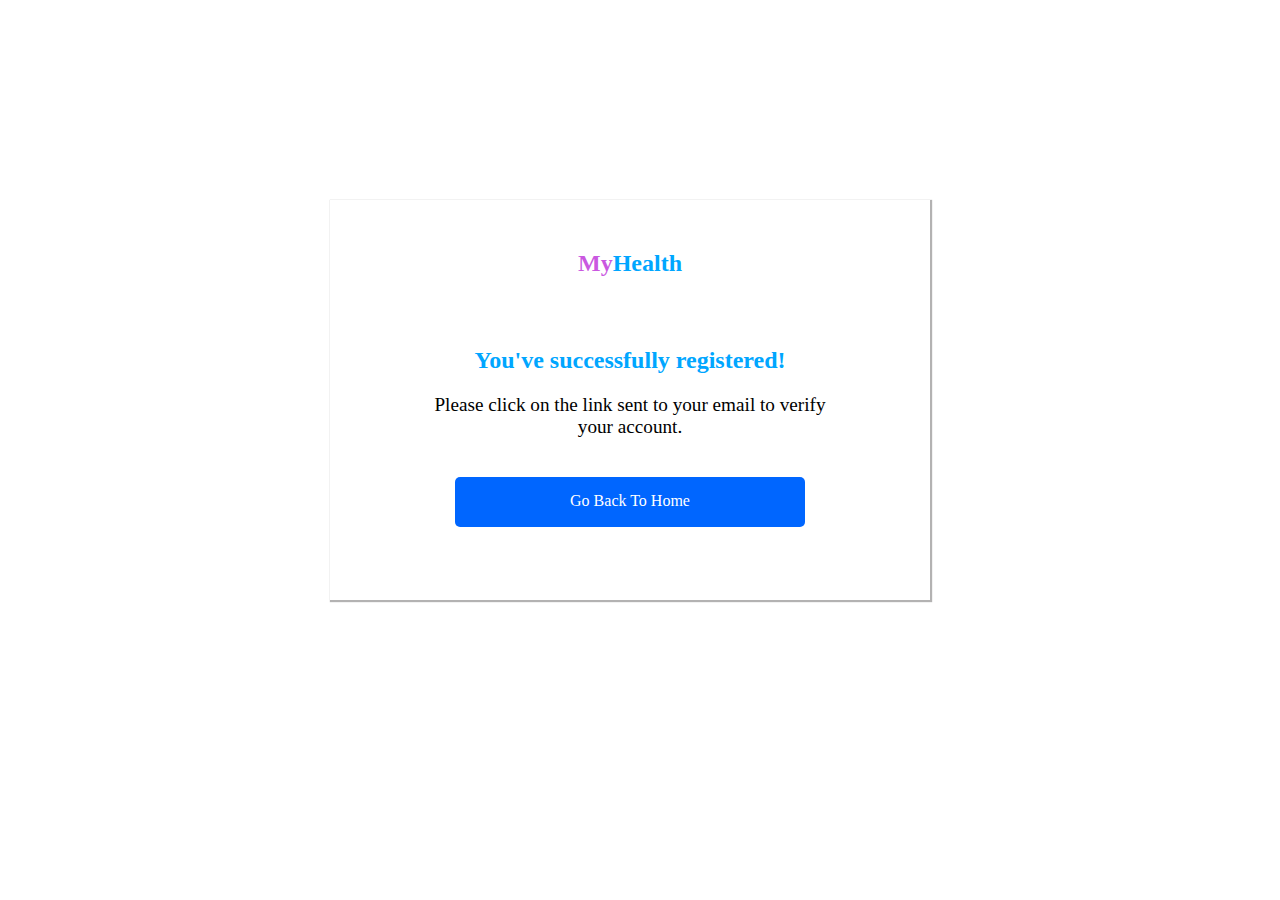
<file: My health 1/index.html>
<!DOCTYPE html>
<html lang="en">
<head>
    <meta charset="UTF-8">
    <meta http-equiv="X-UA-Compatible" content="IE=edge">
    <meta name="viewport" content="width=, initial-scale=1.0">
    <title>Document</title>
    <link rel="stylesheet" href="./style.css">
</head>
<body>
    <div class="container">
    <h1><span>My</span>Health</h1>
    <div class="hero">
        <h2>You've successfully registered!</h2>
        <p>Please click on the link sent to your email to verify your account.  </p>
    </div>

    <div id="btn">
    <p>Go Back To Home </p>
    </div>
   </div>
</body>
</html>
</file>
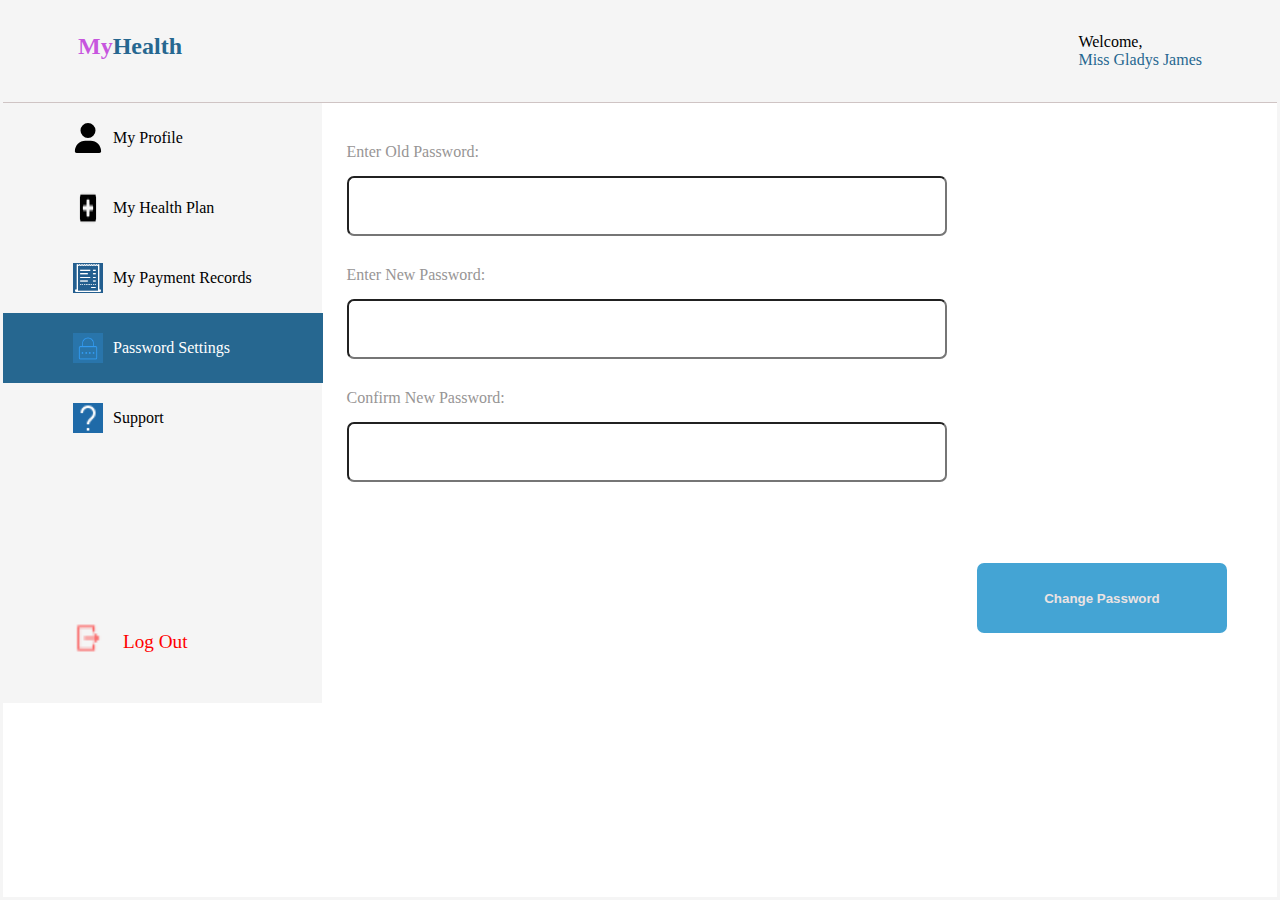
<file: My health 10/index.html>
<!DOCTYPE html>
<html lang="en">
<head>
    <meta charset="UTF-8">
    <meta http-equiv="X-UA-Compatible" content="IE=edge">
    <meta name="viewport" content="width=device-width, initial-scale=1.0">
    <title>Document</title>
    <link rel="stylesheet" href="./style.css">
</head>
<body>
    <div container>
        <header>
            <h1>My<span>Health</span></h1>
            <p>Welcome,<br>
               <span class="id"> Miss Gladys James</span>
            </p>
        </header>

        <div class="nav">
            <div class="ig">

            <div class="sdq">
                <img src="./img/img(1).svg" width="30px" height="30px">
                <p>My Profile</p>
            </div>
            <div class="sdq">
                <img src="./img/icons8-medical-30.png" alt="" width="30px" height="50px">
                <p>My Health Plan</p>
            </div>
            <div class="sdq">
                <img src="./img/icons8-receipt-50.png" alt="" width="30px" height="30px">
                <p>My Payment Records</p>
            </div>
            <div class="sdq_1">
                <img src="./img/icons8-password-50.png" alt="" width="30px" height="30px">
                <p>Password Settings</p>
            </div>
            <div class="sdq">
                <img src="./img/icons8-question-mark-24.png" alt="" width="30px" height="30px">
                <p>Support</p>
            </div>
            </div>
                <div class="hero">
                   <form action="">
                    <label for="">Enter Old Password:</label> <br>
                    <input type="text">
                    <label for="">Enter New Password:</label> <br>
                    <input type="text">
                    <label for="">Confirm New Password:</label> <br>
                    <input type="text">
                   </form>
                    <div>
                    <button>Change Password</button>
                </div>
                </div>
        </div>
        <div class="ft"> 
        <img src="./img/icons8-logout-32.png" alt="" width="70px" height="70px">
        <p class="os">Log Out</p>
    </div>
    </div>
</body>
</html>
</file>
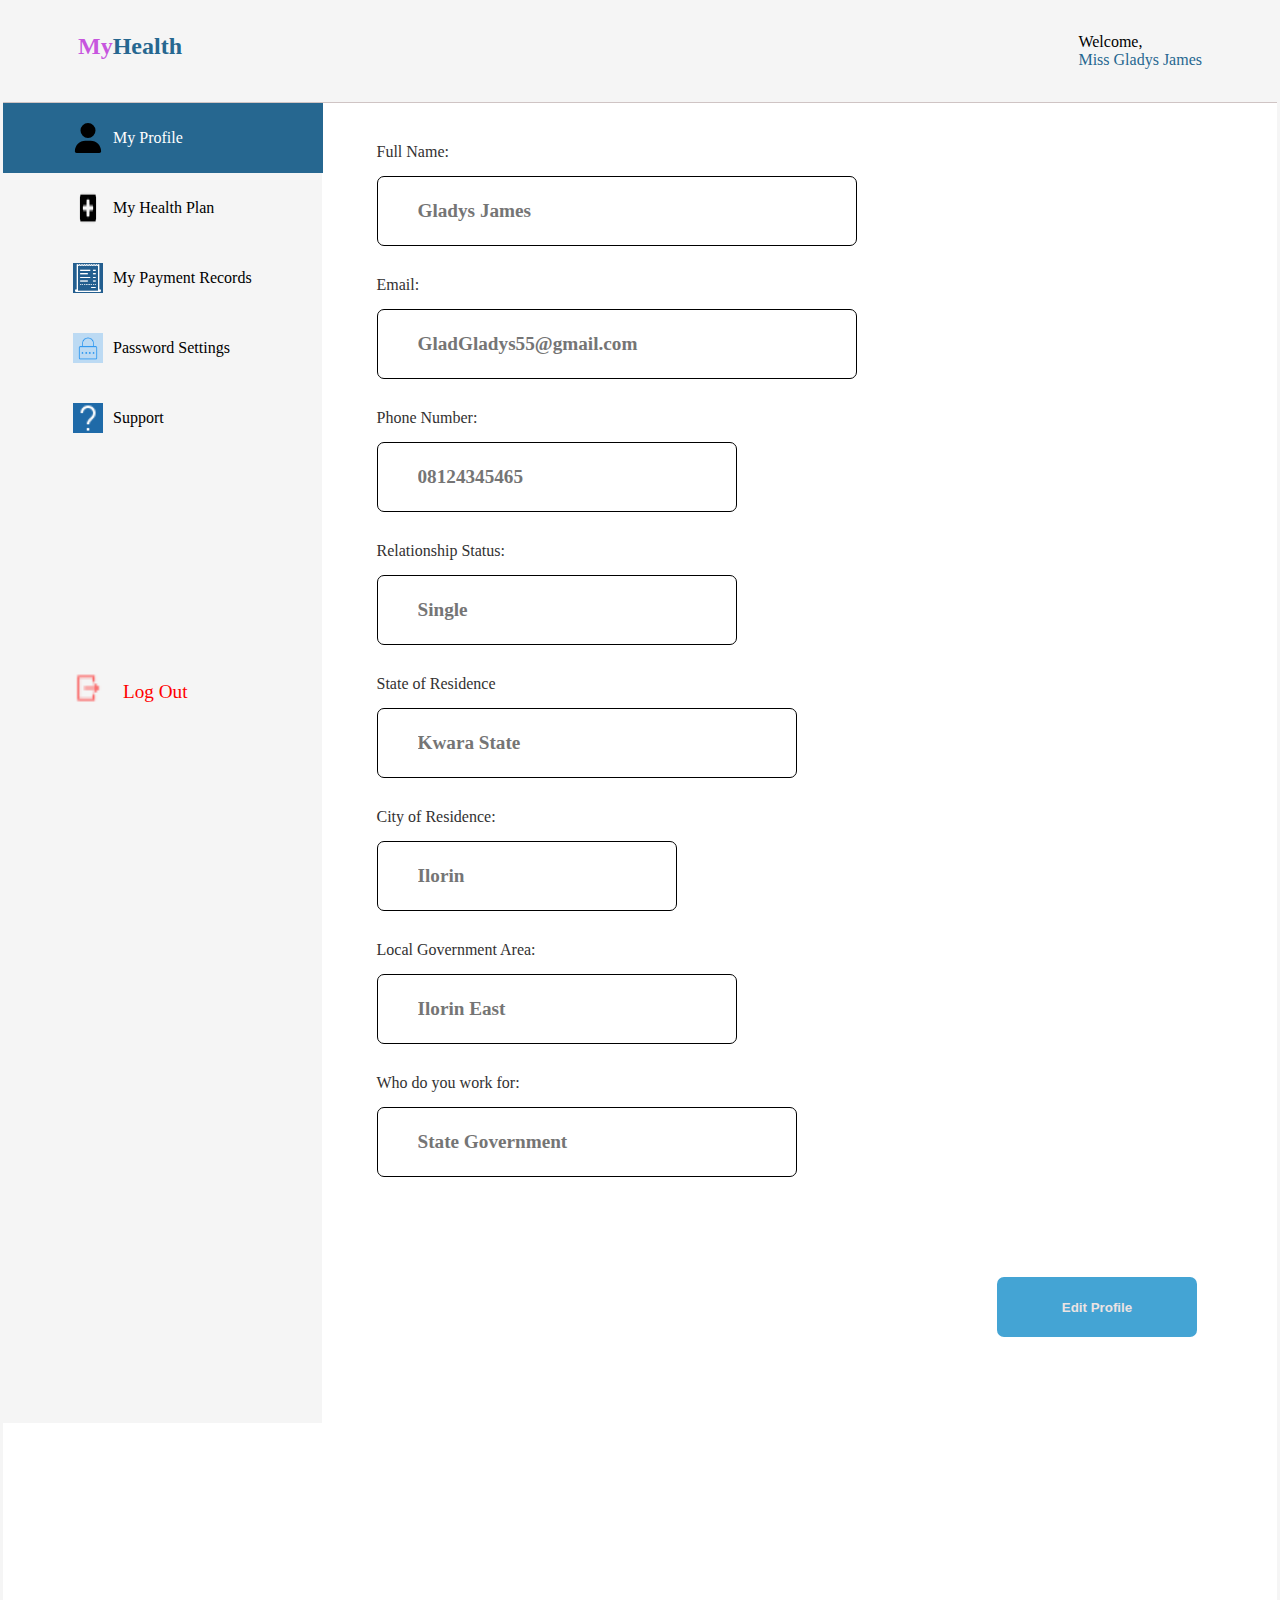
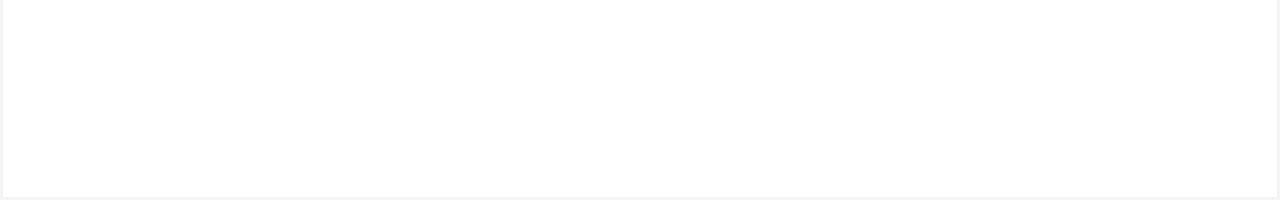
<file: My health 11/index.html>
<!DOCTYPE html>
<html lang="en">
<head>
    <meta charset="UTF-8">
    <meta http-equiv="X-UA-Compatible" content="IE=edge">
    <meta name="viewport" content="width=device-width, initial-scale=1.0">
    <title>Document</title>
    <link rel="stylesheet" href="./style.css">
</head>
<body>
    <div container>
        <header>
            <h1>My<span>Health</span></h1>
            <p>Welcome,<br>
               <span class="id"> Miss Gladys James</span>
            </p>
        </header>

        <div class="nav">
            <div class="ig">

            <div class="sdq_1">
                <img src="./img/img(1).svg" width="30px" height="30px">
                <p>My Profile</p>
            </div>
            <div class="sdq">
                <img src="./img/icons8-medical-30.png" alt="" width="30px" height="50px">
                <p>My Health Plan</p>
            </div>
            <div class="sdq">
                <img src="./img/icons8-receipt-50.png" alt="" width="30px" height="30px">
                <p>My Payment Records</p>
            </div>
            <div class="sdq">
                <img src="./img/icons8-password-50.png" alt="" width="30px" height="30px">
                <p>Password Settings</p>
            </div>
            <div class="sdq">
                <img src="./img/icons8-question-mark-24.png" alt="" width="30px" height="30px">
                <p>Support</p>
            </div>
            </div>
                <div class="hero">
                   <form action="">
                    <label for="">Full Name:</label> <br>
                    <input type="text" placeholder="Gladys James">
                    <label for="">Email:</label> <br>
                    <input type="text" placeholder="GladGladys55@gmail.com">
                    <label for="">Phone Number:</label> <br>
                    <input class="f2" type="text" placeholder="08124345465">
                    <label for="">Relationship Status:</label> <br>
                    <input class="f3" type="text" placeholder="Single">
                    <label for="">State of Residence</label> <br>
                    <input class="f4" type="text" placeholder="Kwara State">
                    <label for="">City of Residence:</label> <br>
                    <input class="f1" type="text" placeholder="Ilorin" >
                    <label for="">Local Government Area:</label> <br>
                    <input class="f5" type="text" placeholder="Ilorin East">
                    <label for="">Who do you work for:</label> <br>
                    <input class="f6" type="text" placeholder="State Government">
                   </form>
                    <div>
                    <button>Edit Profile</button>
                </div>
                </div>
        </div>
        <div class="ft"> 
        <img src="./img/icons8-logout-32.png" alt="" width="70px" height="70px">
        <p class="os">Log Out</p>
    </div>
    </div>
</body>
</html>
</file>
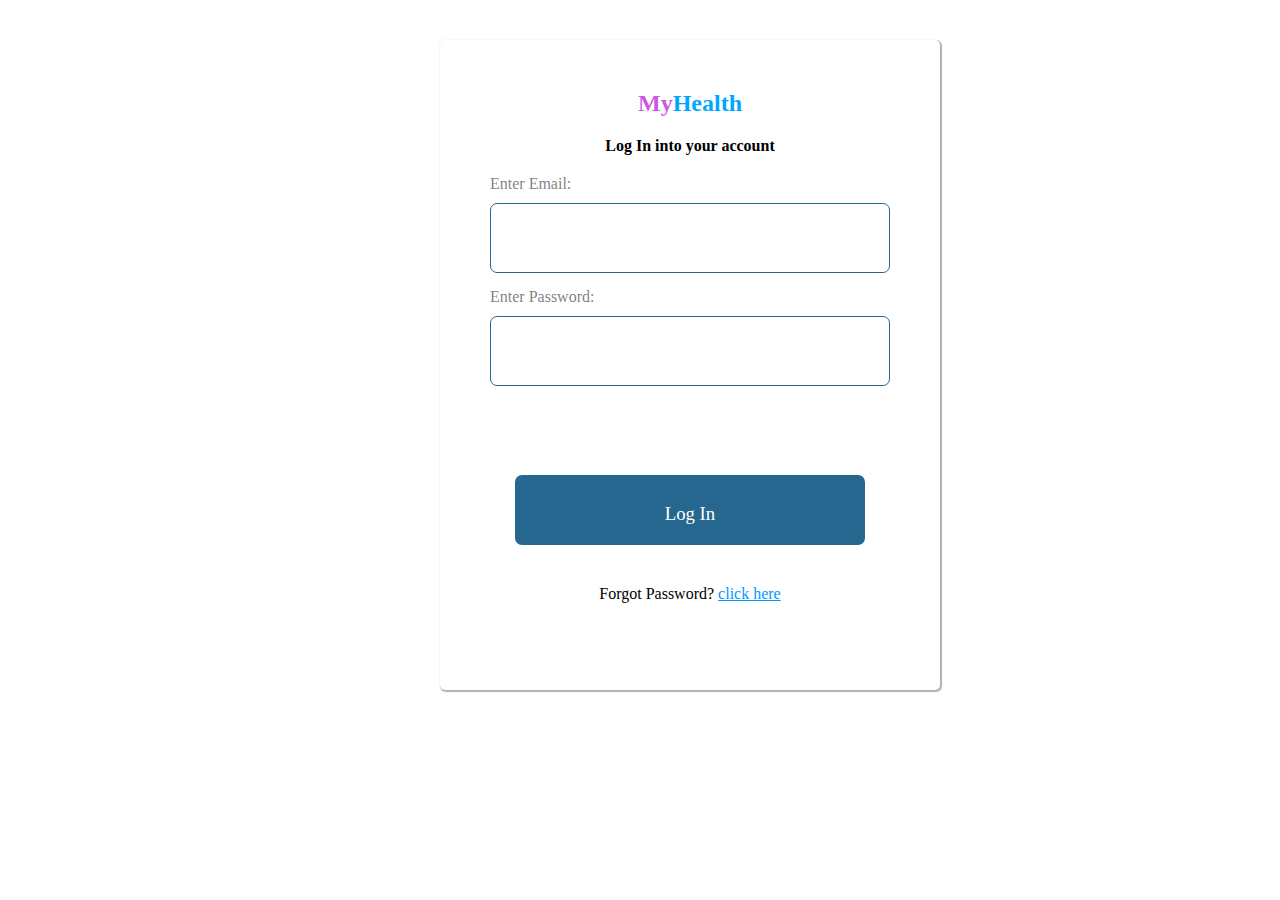
<file: My health 2/index.html>
<!DOCTYPE html>
<html lang="en">
<head>
    <meta charset="UTF-8">
    <meta http-equiv="X-UA-Compatible" content="IE=edge">
    <meta name="viewport" content="width=device-width, initial-scale=1.0">
    <title>Document</title>
    <link rel="stylesheet" href="./style.css">
</head>
<body>
    <div class="container">
        <h1><span>My</span>Health</h1>
        <h4>Log In into your account</h4>
        <div class="input">
            <form>
                <label for="Enter Email:"> Enter Email:
                </label>
                <input type="text" required>
                  <label for="">Enter Password:
                  </label>
                <input type="password" required>
            </form>
        </div>
        
        <div class="hero">
            <h3>Log In</h3>
            <p>Forgot Password? <span class="clk">click here</span></p>
        </div>
    </div>
</body>
</html>
</file>
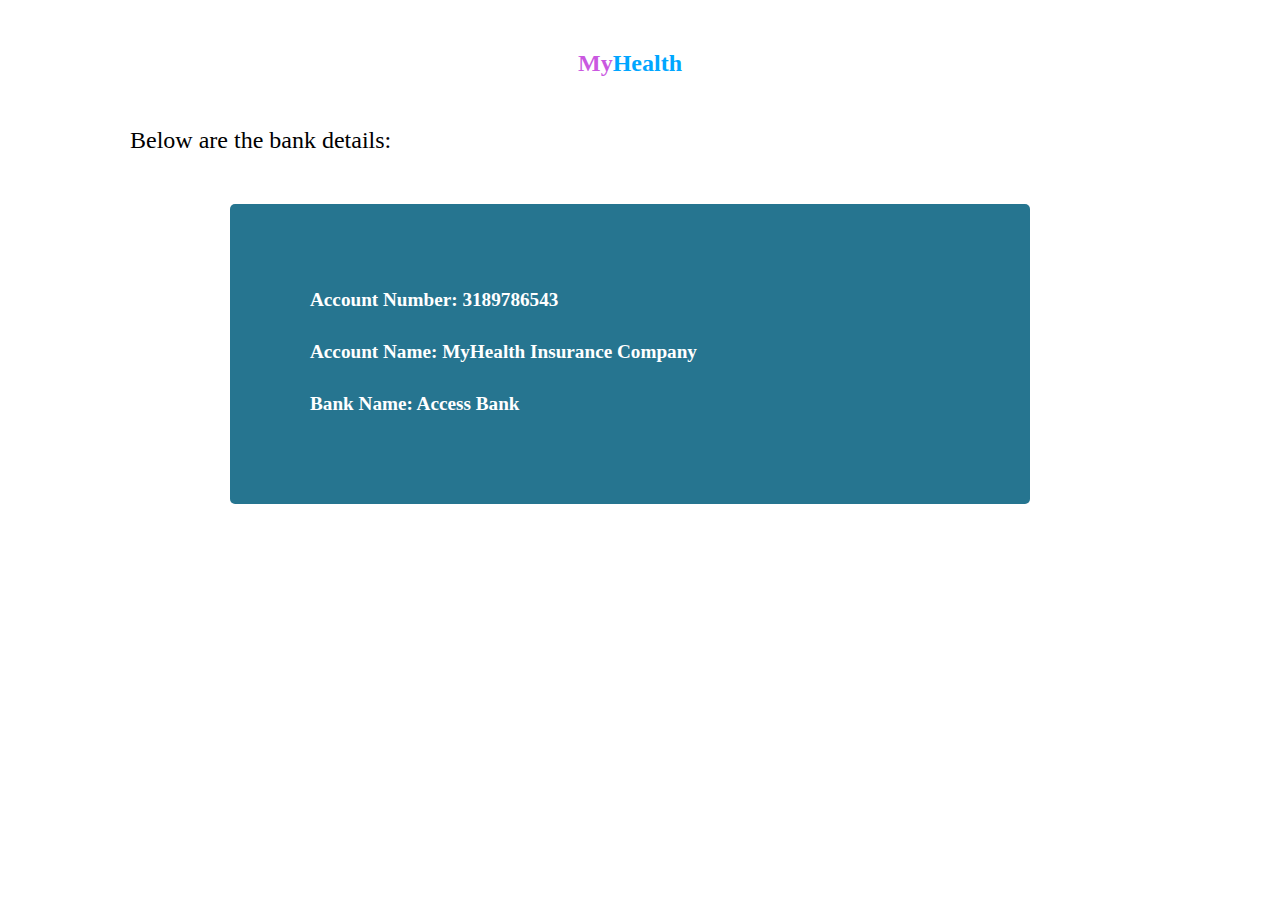
<file: My health 3/index.html>
<!DOCTYPE html>
<html lang="en">
<head>
    <meta charset="UTF-8">
    <meta http-equiv="X-UA-Compatible" content="IE=edge">
    <meta name="viewport" content="width=device-width, initial-scale=1.0">
    <title>Document</title>
    <link rel="stylesheet" href="./style.css">
</head>
<body>
    <div class="container"> 
        <h1><span>My</span>Health</h1>
        <div class="hit">
        <h2>Below are the bank details:</h2>
    </div>
        <div class="main">
            <p>Account Number: 3189786543</p>
            <p>Account Name: MyHealth Insurance Company</p>
            <p>Bank Name: Access Bank</p>
        </div>
    </div>
    
</body>
</html>
</file>
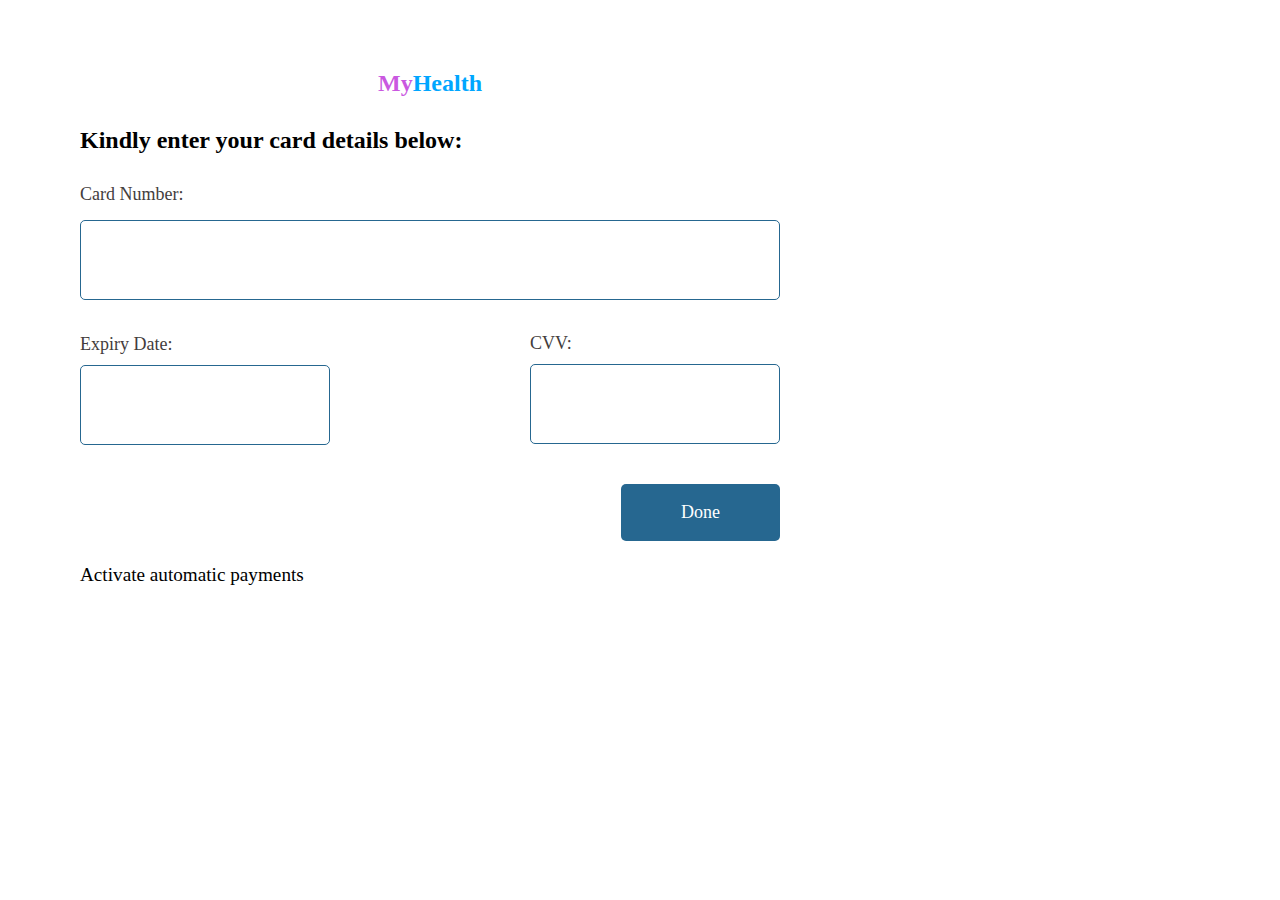
<file: My health 4/index.html>
<!DOCTYPE html>
<html lang="en">
<head>
    <meta charset="UTF-8">
    <meta http-equiv="X-UA-Compatible" content="IE=edge">
    <meta name="viewport" content="width=device-width, initial-scale=1.0">
    <title>Document</title>
    <link rel="stylesheet" href="./style.css">
</head>
<body>
    <div class="container">
        <h1><span>My</span>Health</h1>
        <p>Kindly enter your card details below:</p> 
        <form  action="">
            <div class="Cd">
            <label>Card Number:</label>
            <br>
            <input type="text">
            </div>
            <div class="It">
            <label >Expiry Date:</label> 
            <br> 
            <input type="text">
            <br>
            <div id="Og">
            <label >CVV:</label>
            <br>
            <input   type="text">
        </div>
        </div>
        </form>
        <p class="D">Done</p>
        <p class="po">Activate automatic payments</p>
    </div>
</body>
</html>
</file>
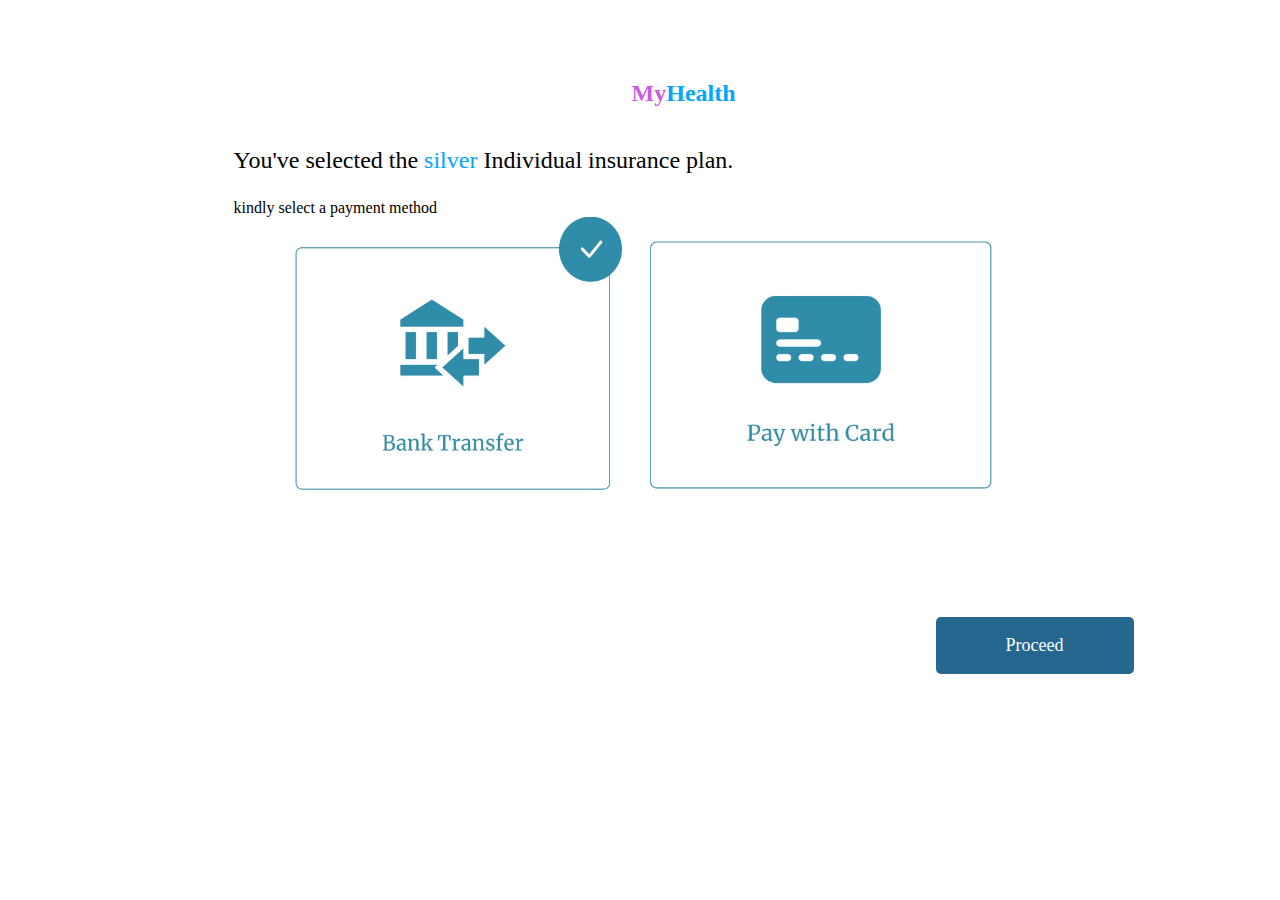
<file: My health 5/index.html>
<!DOCTYPE html>
<html lang="en">
<head>
    <meta charset="UTF-8">
    <meta http-equiv="X-UA-Compatible" content="IE=edge">
    <meta name="viewport" content="width=device-width, initial-scale=1.0">
    <title>Document</title>
    <link rel="stylesheet" href="./style.css">
</head>
<body>
    <div class="container">
         <h1>My<span>Health</span></h1>
         <h2>You've selected the <span>silver</span> Individual insurance plan.</h2>
        <p>kindly select a payment method</p> 
     <div class="img">
        <div class="hero">
        <img src="./IMG_2090.jpg" alt="" width="350px" height="300px">
        <img src="./IMG_2091 3.jpg" alt="" width="350px" height="300px">
    </div>
     </div>
     <p class="D">Proceed</p>
    </div>
</body>
</html>
</file>
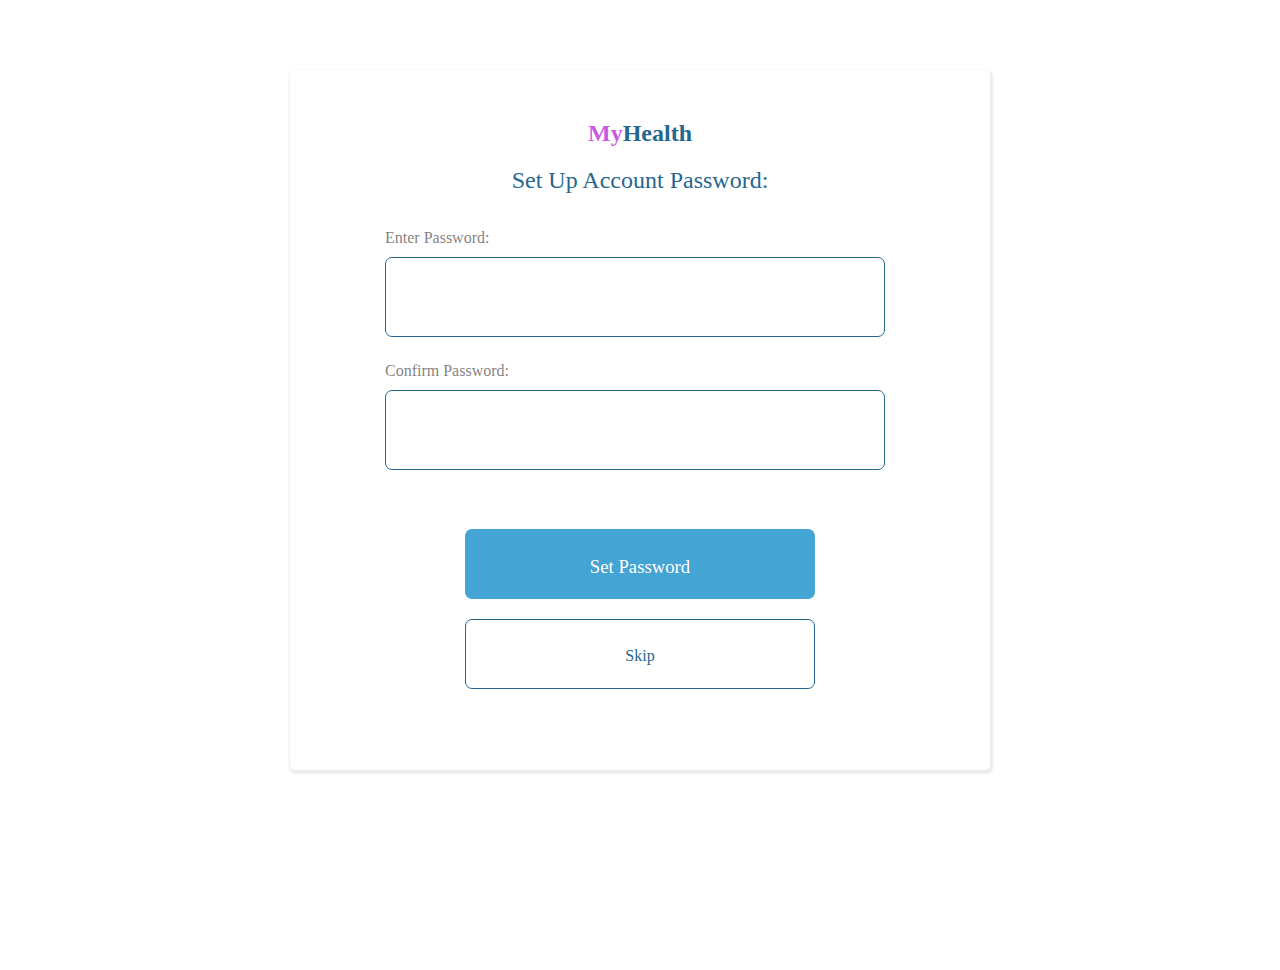
<file: My health 6/index.html>
<!DOCTYPE html>
<html lang="en">
<head>
    <meta charset="UTF-8">
    <meta http-equiv="X-UA-Compatible" content="IE=edge">
    <meta name="viewport" content="width=device-width, initial-scale=1.0">
    <title>Document</title>
    <link rel="stylesheet" href="./style.css">
</head>
<body>
    <div class="container">
        <h1>My<span>Health</span></h1>
        <h2><span>Set Up Account Password:</span></h2>
        <div class="input">
            <form>
                <label for="Enter Email:"> Enter Password:
                </label>
                <input type="text" required>
                  <label for="">Confirm Password:
                  </label>
                <input type="password" required>
            </form>
        </div>
        
        <div class="hero">
            <h3>Set Password</h3>
            <p>Skip</p>
        </div>
    </div>
</body>
</html>
</file>
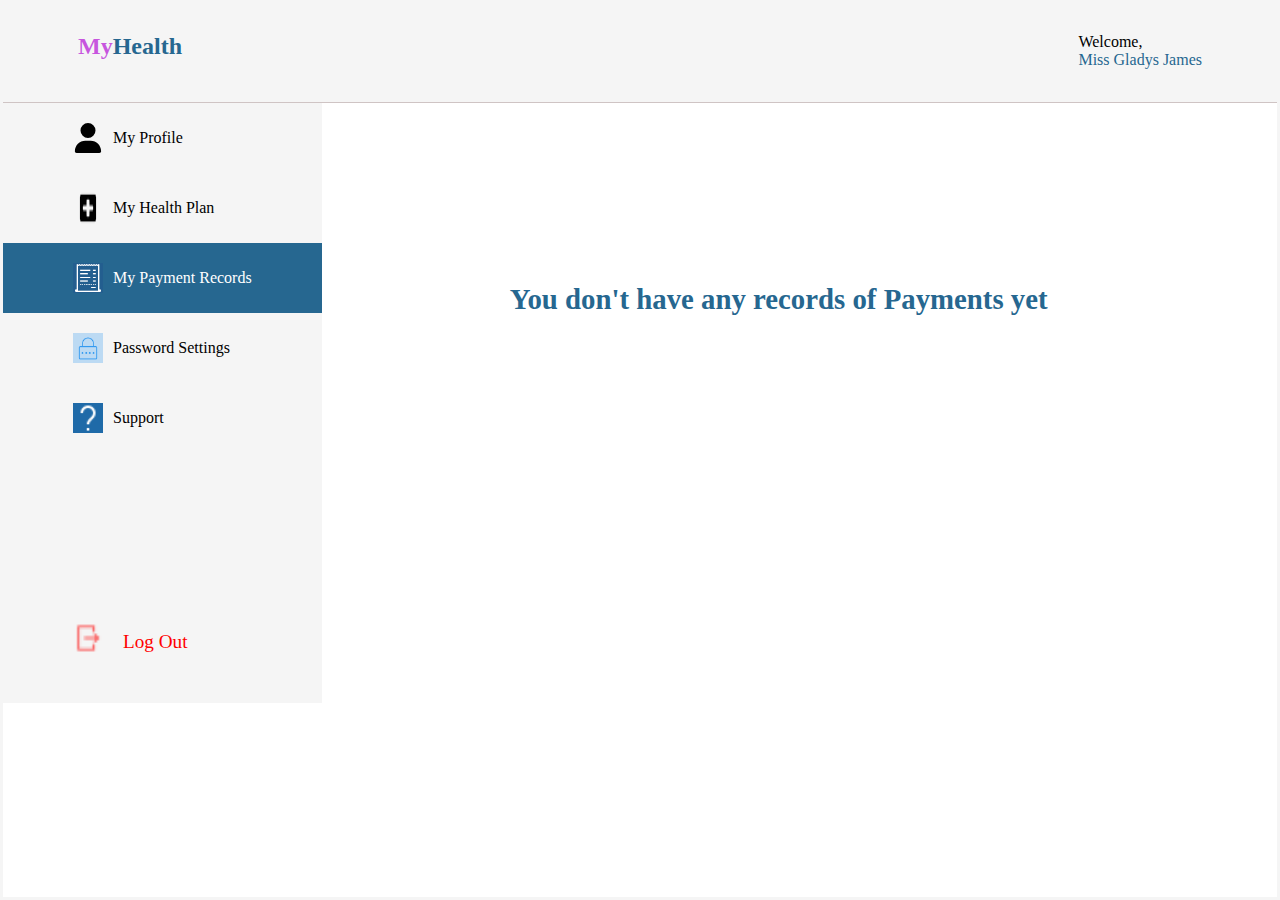
<file: My health 8/index.html>
<!DOCTYPE html>
<html lang="en">
<head>
    <meta charset="UTF-8">
    <meta http-equiv="X-UA-Compatible" content="IE=edge">
    <meta name="viewport" content="width=device-width, initial-scale=1.0">
    <title>Document</title>
    <link rel="stylesheet" href="./style.css">
</head>
<body>
    <div container>
        <header>
            <h1>My<span>Health</span></h1>
            <p>Welcome,<br>
               <span class="id"> Miss Gladys James</span>
            </p>
        </header>

        <div class="nav">
            <div class="ig">

            <div class="sdq">
                <img src="./img/img(1).svg" width="30px" height="30px">
                <p>My Profile</p>
            </div>
            <div class="sdq">
                <img src="./img/icons8-medical-30.png" alt="" width="30px" height="50px">
                <p>My Health Plan</p>
            </div>
            <div class="sdq_1">
                <img src="./img/icons8-receipt-50.png" alt="" width="30px" height="30px">
                <p>My Payment Records</p>
            </div>
            <div class="sdq">
                <img src="./img/icons8-password-50.png" alt="" width="30px" height="30px">
                <p>Password Settings</p>
            </div>
            <div class="sdq">
                <img src="./img/icons8-question-mark-24.png" alt="" width="30px" height="30px">
                <p>Support</p>
            </div>
            </div>
                <div class="hero">
                    <h2>You don't have any records of Payments yet </h2>
                </div>
        </div>
        <div class="ft"> 
        <img src="./img/icons8-logout-32.png" alt="" width="70px" height="70px">
        <p class="os">Log Out</p>
    </div>
    </div>
</body>
</html>
</file>
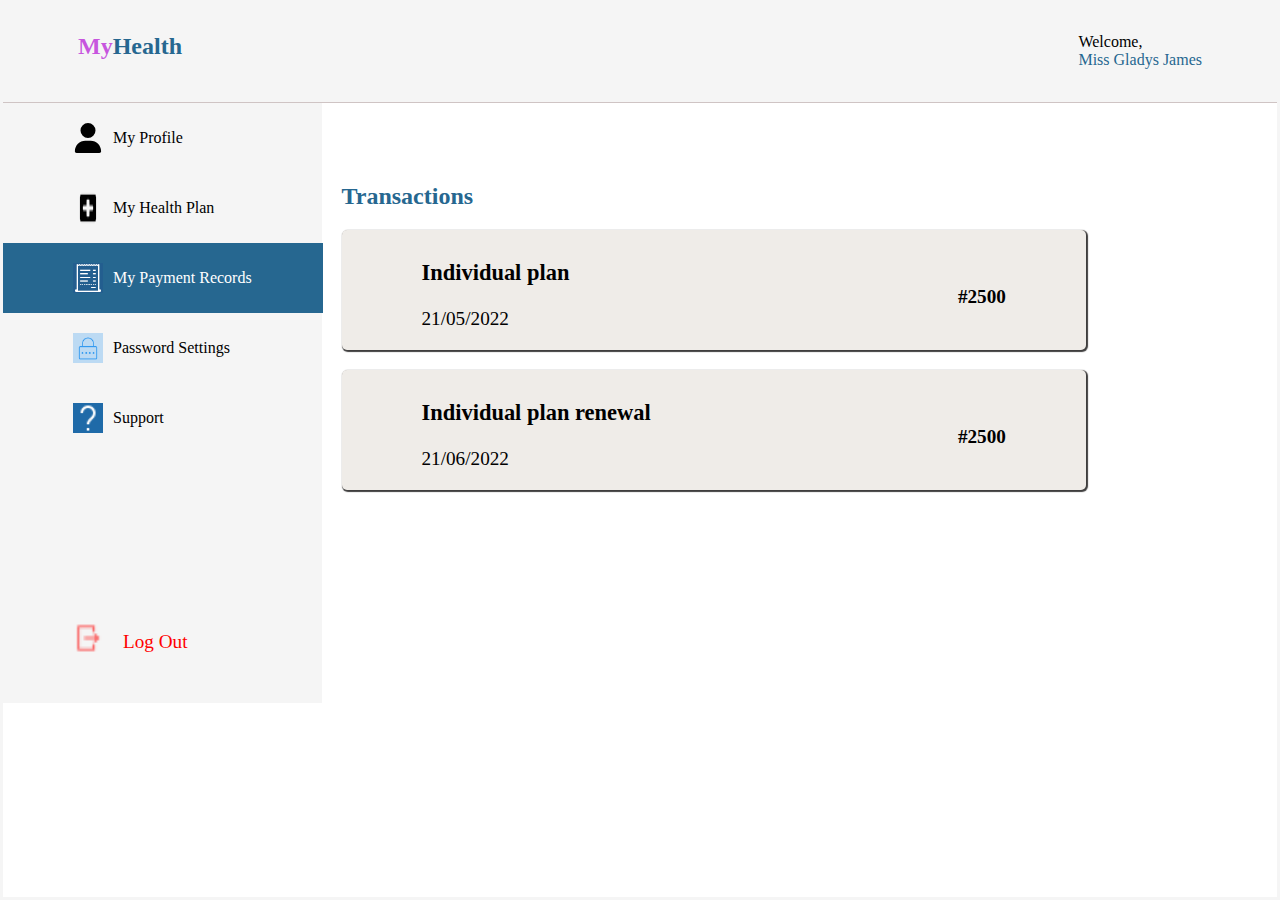
<file: My health 9/index.html>
<!DOCTYPE html>
<html lang="en">
<head>
    <meta charset="UTF-8">
    <meta http-equiv="X-UA-Compatible" content="IE=edge">
    <meta name="viewport" content="width=device-width, initial-scale=1.0">
    <title>Document</title>
    <link rel="stylesheet" href="./style.css">
</head>
<body>
    <div container>
        <header>
            <h1>My<span>Health</span></h1>
            <p>Welcome,<br>
               <span class="id"> Miss Gladys James</span>
            </p>
        </header>

        <div class="nav">
            <div class="ig">

            <div class="sdq">
                <img src="./img/img(1).svg" width="30px" height="30px">
                <p>My Profile</p>
            </div>
            <div class="sdq">
                <img src="./img/icons8-medical-30.png" alt="" width="30px" height="50px">
                <p>My Health Plan</p>
            </div>
            <div class="sdq_1">
                <img src="./img/icons8-receipt-50.png" alt="" width="30px" height="30px">
                <p>My Payment Records</p>
            </div>
            <div class="sdq">
                <img src="./img/icons8-password-50.png" alt="" width="30px" height="30px">
                <p>Password Settings</p>
            </div>
            <div class="sdq">
                <img src="./img/icons8-question-mark-24.png" alt="" width="30px" height="30px">
                <p>Support</p>
            </div>
            </div>
                <div class="hero">
                    <h2>Transactions </h2>
                    <div class="og">
                    <h3>Individual plan</h3>
                    <p class="ik">#2500</p> <br>
                    <p>21/05/2022</p>
                </div>
                <div class="of">
                    <h3>Individual plan renewal</h3>
                    <p class="ik">#2500</p> <br>
                    <p>21/06/2022</p>
                </div>
                </div>
        </div>
        <div class="ft"> 
        <img src="./img/icons8-logout-32.png" alt="" width="70px" height="70px">
        <p class="os">Log Out</p>
    </div>
    </div>
</body>
</html>
</file>
<file: My health 1/style.css>
*{
    margin: 0;
    padding: 0;
    box-sizing: border-box;
    margin: auto; 
}
body{
    height: 500px;
    width: 400px;
    margin-right:550px;
    font-family: 'Times New Roman', Times, serif;
    background-color: white;
   justify-content: center;
   text-align: center;
  
}
.container{
    height: 400px;
    width: 600px;
    background-color: white;
    margin-top: 50%;
    justify-content: center;
   border: 5px white;
   box-shadow: 1px 1px 1px 1px rgba(66, 64, 64, 0.402);
   
    
}
h1{
    font-size: x-large;
    font-weight: bolder;
    color: rgb(0, 166, 255);
    justify-content: center;
    text-align: center;
    padding-top: 50px;
    margin-bottom: 50px;
}
span{
    color: rgba(182, 23, 213, 0.729);
}
.hero{
    height: 150px;
    width: 400px;
    color: aqua;
}
h2{
   color:  rgb(0, 166, 255);
    padding: 20px;
}
.hero p{
    color: black;
    font-size: larger;
    font-weight: 400;
}
#btn{
    height: 50px;
   width: 350px;
   background-color: rgb(0, 102, 255);
   color: white;
   justify-items: center;
   align-items: center;
   padding: 15px;
   border-radius: 5px;
}
</file>
<file: My health 10/style.css>
*{
    padding: 0;
    margin: 0;
    box-sizing: border-box;
}
body{
    height: 100vh;
    width: 100vw;
    color: white;
    border: 3px solid whitesmoke;
}
.container{
    height: 70vh;
    width: 100%;
    color: white;
}
header{
    height: 100px;
    width: 100%;
    display: flex;
    justify-content: space-between;
    border-bottom: 1px solid rgb(207, 196, 196);
    padding: 30px 75px;
    color: black;
    background-color:whitesmoke;
}
h1{
    font-size: x-large;
    font-weight: bolder;
    color: rgba(182, 23, 213, 0.729);
    justify-content: center;
    text-align: center;
    margin-bottom: 20px;
  
}
span{
    color: rgb(38, 103, 144);
}
.nav{
    height: 500px;
    width: 100%;
    display: flex;
}
.ig{
    height: 600px;
    width: 25%;
    background-color: whitesmoke;
}
.sdq, .sdq_1{
    width: 100%;
    height: 70px;
    display: flex;
    text-align: center;
    align-items: center;
    color: black;
    padding-left: 70px;
}
.sdq p, .sdq_1 p{
    padding: 10px;
}
.sdq_1{
    width: 320px;
    background-color: rgb(38, 103, 144);
    color: white;
}
.hero{
    font-weight: lighter;
    height: 300px;
    width: 100%;
    padding-top: 10px;
    padding-left: 25px;
    color: rgb(38, 103, 144);
}
form{
    height: 400px;
    width: 600px;   
}
form label{
    width: 100%;
    height: 30px;
    display: inline-block;
    padding-top: 30px;
    color: rgb(151, 149, 149);
}
form input{
    width: 100%;
    height: 60px;
    margin-top: 15px;
    border-radius: 7px;
}
button{
    height:70px ;
    width:250px ;
    background-color: rgb(68, 164, 212);
   border-radius: 7px;
   color: #ebe3e3;
   margin-top: 50px;
   margin-right: 50px;
   font-weight: bold;
   text-align: center;
   justify-content: center;
   border: 1px;
   float: inline-end;
}
.ft{
    margin-bottom: 50px;
    display: flex;
    color: red;
  font-size: larger;
  font-weight: 200;
  padding-left: 50px;
 
}
.os{
    margin-top: 28px;
 
}
</file>
<file: My health 11/style.css>
*{
    padding: 0;
    margin: 0;
    box-sizing: border-box;
}
body{
    height: 200vh;
    width: 100vw;
    color: white;
    border: 3px solid whitesmoke;
}
.container{
    height: 300vh;
    width: 100%;
    color: white;
}
header{
    height: 100px;
    width: 100%;
    display: flex;
    justify-content: space-between;
    border-bottom: 1px solid rgb(207, 196, 196);
    padding: 30px 75px;
    color: black;
    background-color:whitesmoke;
}
h1{
    font-size: x-large;
    font-weight: bolder;
    color: rgba(182, 23, 213, 0.729);
    justify-content: center;
    text-align: center;
    margin-bottom: 20px;
  
}
span{
    color: rgb(38, 103, 144);
}
.nav{
    height: 550px;
    width: 100%;
    display: flex;
}
.ig{
    height: 240%;
    width: 25%;
    background-color: whitesmoke;
}
.sdq, .sdq_1{
    width: 100%;
    height: 70px;
    display: flex;
    text-align: center;
    align-items: center;
    color: black;
    padding-left: 70px;
}
.sdq p, .sdq_1 p{
    padding: 10px;
}
.sdq_1{
    width: 320px;
    background-color: rgb(38, 103, 144);
    color: white;
}
.hero{
    font-weight: lighter;
    height: 300px;
    width: 100%;
    padding-top: 10px;
    padding-left: 25px;
    color: rgb(38, 103, 144);
}
form{
    width: 600px; 
    margin-left: 30px;  
}
form label{
    width: 100%;
    height: 30px;
    display: inline-block;
    padding-top: 30px;
    color: rgb(50, 49, 49);
}

form input{
    width: 80%;
    height: 70px;
    font-family: 'Times New Roman', Times, serif;
    font-weight: bold;
    font-size: xx-large;
    color:  rgba(0, 0, 0, 0.999);
    font-size: larger;
    margin-top: 15px;
    border-radius: 7px;
    padding-left: 40px;
    border: 1px solid black;
}
.f2, .f3 , .f5{
    width: 60%;
}
.f4, .f6{
    width:70%;
}
.f1{
    width:50% ;
}
button{
    height:60px ;
    width:200px ;
    background-color: rgb(68, 164, 212);
   border-radius: 7px;
   color: #ebe3e3;
   margin-top: 100px;
   margin-right: 80px;
   font-weight: bold;
   text-align: center;
   justify-content: center;
   border: 1px;
   float: inline-end;
}
.ft{
    margin-bottom: 50px;
    display: flex;
    color: red;
  font-size: larger;
  font-weight: 200;
  padding-left: 50px;
 
}
.os{
    margin-top: 28px;
 
}
</file>
<file: My health 2/style.css>
*{
    margin: 0;
    padding: 0;
    box-sizing: border-box;
}
body{
    height: 600px;
    width: 400px;
    margin: auto;
   text-align: center;
}
.container{
    height: 650px;
    width: 500px;
    background-color: white;
   margin-top: 10%;
   justify-content: center;
   border: 2px white;
   box-shadow: 1px 1px 1px 1px rgba(66, 64, 64, 0.402);
   border-radius: 5px;
}
h1{
    font-size: x-large;
    font-weight: bolder;
    color: rgb(0, 166, 255);
    justify-content: center;
    text-align: center;
    padding-top: 50px;
    margin-bottom: 20px;
  
}
h1 span{
    color: rgba(182, 23, 213, 0.729);
}
 h1 p{ 
    color: rgb(0, 0, 0);
    font-size: larger;
    font-weight: bolder;
   
}
form{
    height: 300px;
    width: 400px;
    margin: auto;
    color: rgba(128, 125, 125, 0.976);
    text-align: left;
    margin-top: 20px;
    font-weight: 500;

}
form input{
    width: 400px;
    height: 70px;
    border-radius: 7px;
    margin: 10px 0 15px 0;
    border: 1px solid rgb(38, 103, 144) ;
}
.hero{
    height: 200px;
    width: 350px;
   margin: auto;
}
h3{
    height:70px ;
    width:350px ;
    background-color:  rgb(38, 103, 144);
   padding-top: 28px;
   border-radius: 7px;
   color: white;
   margin-bottom: 40px;
   font-weight: lighter;
}
.clk{
    text-decoration: underline;
    color: rgb(0, 153, 255);
}
</file>
<file: My health 3/style.css>
*{
    margin: 0;
    padding: 0;
    box-sizing: border-box;
}
body{
    height: 400px;
    width: 500px;
    background-color: white;
    margin: auto;
    margin-right: 550px;
    font-family: 'Times New Roman', Times, serif;
}
.container{
    height: 400px;
    width: 800px;
    background-color: white;
   margin-right: 400px;
    
}
h1{
    font-size: x-large;
    font-weight: bolder;
    color: rgb(0, 166, 255);
    justify-content: center;
    text-align: center;
    padding: 50px;
    
  
}
h1 span{
    color: rgba(182, 23, 213, 0.729);
}
h2 {
    margin-left: -100px;
    font-size:x-large ;
    font-weight: 300;
}

.main{
   height: 300px;
   width: 800px;
   background-color: rgb(38, 117, 144);
   margin-top: 50px;
  color: white;
  padding-top: 70px;
  border-radius: 5px;
}
.main p{
  padding: 15px;
  padding-left: 80px;
  font-size: larger;
  font-weight: bold;
  font-family: 'Times New Roman', Times, serif;
}
</file>
<file: My health 4/style.css>
*{
    padding: 0;
    box-sizing: border-box;
    margin: 0 ;
}
body{
    height: 600px;
    width: 700px;
    margin-left: 80px;
    
   
}
.container{
    height: 600px;
    width: 100%;
    margin-top: 70px;
}
h1{
    margin: auto;
    font-size: x-large;
    font-weight: bolder;
    color: rgb(0, 166, 255);
    justify-content: center;
    text-align: center;  
}
h1 span{
    color: rgba(182, 23, 213, 0.729);
}
p{
   font-size: x-large;
   font-weight: 550;
    padding: 30px 0;
}
form {
    width: 100%;
    height: 300px;
    font-size: large;
    font-weight: lighter;
    color: rgb(67, 61, 61);
    
   
}
.Cd{
    width: 100%;
    height: 80px;
    background-color: white;
}
.Cd input{
    border: 1px solid rgb(38, 103, 144);
    height: 80px;
    width: 100%;
    border-radius: 5px;
    margin: 15px 0;
}
.It{
    margin-top: 70px; 
}
.It label{
    width: 50px;
    height: 70px;
    padding: 20px 0;
}
.It input {
    border: 1px solid rgb(38, 103, 144);
    height: 80px;
    width: 250px;
    border-radius: 5px;
    margin-top: 10px;
}
 #Og input{
    border: 1px solid rgb(38, 103, 144);
    height: 80px;
    width: 250px;
    border-radius: 5px;
    margin-top: 10px; 
}

#Og{
    width: 250px;
    float: inline-end;
    margin-top: -112px;
}
.D{
    float: inline-end;
    padding: 18px 60px;
    background-color: rgb(38, 103, 144);
    border-radius: 5px;
    border: 1px ;
    color: white;
    font-size: large;
    font-weight: lighter;
    
}
.po{
margin-top: 50px;
height:100px;
width: 100%;
font-size: larger;
font-weight: lighter;
}
</file>
<file: My health 5/style.css>
*{
    padding: 0;
    margin: 0;
    box-sizing: border-box;
}
body{
    height: 300px;
    width: 80vw;
    margin: 80px 80px;
}
.container{
    height: 600px;
    width: 900px;
    background-color: white;
    margin-left: 15%;
}
h1{
    margin: auto;
    font-size: x-large;
    font-weight: bolder;
    color: rgba(182, 23, 213, 0.729);
    justify-content: center;
    text-align: center; 
    margin-bottom: 40px; 
}
span{
    color: rgb(0, 166, 255);
}
h2{
    font-size: x-large;
    font-weight: lighter;
    margin-bottom: 25px;
}
.hero{
    height: 400px;
    width: 80%;
    display: flex;
    justify-content: space-around;
    margin:0 5% ;  
}
.D {
    float: inline-end;
    padding: 18px 70px;
    background-color: rgb(38, 103, 144);
    border-radius: 5px;
    border: 1px ;
    color: white;
    font-size: large;
    font-weight: lighter; 
}
</file>
<file: My health 6/style.css>
*{
    margin: 0;
    padding: 0;
    box-sizing: border-box;
}
body{
    height: 900px;
    width: 700px;
    margin: auto;
   text-align: center;
}
.container{
    height: 700px;
    width: 700px;
    background-color: white;
   margin-top: 10%;
   justify-content: center;
   border: 2px white;
   box-shadow: 1px 2px 2px 2px rgba(211, 208, 208, 0.402);
   border-radius: 5px;
}
h1{
    font-size: x-large;
    font-weight: bolder;
    color: rgba(182, 23, 213, 0.729);
    justify-content: center;
    text-align: center;
    padding-top: 50px;
    margin-bottom: 20px;
  
}
span{
    color: rgb(38, 103, 144);
} 
 h1 p{ 
    color: rgb(0, 0, 0);
    font-size: larger;
    font-weight: bolder;
   
}
h2{
    font-size: x-large;
    font-weight: lighter;
}
form{
    height: 300px;
    width: 400px;
    margin-left: 95px;
    color: rgba(128, 125, 125, 0.976);
    text-align: left;
    margin-top: 35px;
    font-weight: 500;
    outline: none;

}
form input{
    width: 500px;
    height: 80px;
    border-radius: 7px;
    margin: 10px 0 25px 0;
    border: 1px solid rgb(38, 103, 144) ;
}
.hero{
    height: 200px;
    width: 350px;
   margin: auto;
}
h3{
    height:70px ;
    width:350px ;
    background-color: rgb(68, 164, 212);
   padding-top: 27px;
   border-radius: 7px;
   color: white;
   margin-bottom: 20px;
   font-weight: lighter;
   text-align: center;
   justify-content: center;
}
p{
    height: 70px;
    width: 350px;
    background-color: white;
    color: rgb(38, 103, 144) ;
    border: 1px solid rgb(38, 103, 144) ;
    border-radius: 7px;
    padding-top: 27px;
    font-weight: lighter;
}
</file>
<file: My health 8/style.css>
*{
    padding: 0;
    margin: 0;
    box-sizing: border-box;
}
body{
    height: 100vh;
    width: 100vw;
    color: white;
    border: 3px solid whitesmoke;
}
.container{
    height: 70vh;
    width: 100%;
    color: white;
}
header{
    height: 100px;
    width: 100%;
    display: flex;
    justify-content: space-between;
    border-bottom: 1px solid rgb(207, 196, 196);
    padding: 30px 75px;
    color: black;
    background-color:whitesmoke;
}
h1{
    font-size: x-large;
    font-weight: bolder;
    color: rgba(182, 23, 213, 0.729);
    justify-content: center;
    text-align: center;
    margin-bottom: 20px;
  
}
span{
    color: rgb(38, 103, 144);
}
.nav{
    height: 500px;
    width: 100%;
    display: flex;
}
.ig{
    height: 600px;
    width: 25%;
    background-color: whitesmoke;
}
.sdq, .sdq_1{
    width: 100%;
    height: 70px;
    display: flex;
    text-align: center;
    align-items: center;
    color: black;
    padding-left: 70px;
}
.sdq p, .sdq_1 p{
    padding: 10px;
}
.sdq_1{
    width: 365px;
    background-color: rgb(38, 103, 144);
    color: white;
}
.hero{
    background-color: white;
    font-weight: lighter;
    font-size: larger;
    height: 300px;
    width: 60%;
    padding-top: 180px;
    padding-left: 150px;
    color:rgb(38, 103, 144);
    text-align: center;
   align-items: center;
    
}
.ft{
    margin-bottom: 50px;
    display: flex;
    color: red;
  font-size: larger;
  font-weight: 200;
  padding-left: 50px;
 
}
.os{
    margin-top: 28px;
 
}
</file>
<file: My health 9/style.css>
*{
    padding: 0;
    margin: 0;
    box-sizing: border-box;
}
body{
    height: 100vh;
    width: 100vw;
    color: white;
    border: 3px solid whitesmoke;
}
.container{
    height: 70vh;
    width: 100%;
    color: white;
}
header{
    height: 100px;
    width: 100%;
    display: flex;
    justify-content: space-between;
    border-bottom: 1px solid rgb(207, 196, 196);
    padding: 30px 75px;
    color: black;
    background-color:whitesmoke;
}
h1{
    font-size: x-large;
    font-weight: bolder;
    color: rgba(182, 23, 213, 0.729);
    justify-content: center;
    text-align: center;
    margin-bottom: 20px;
  
}
span{
    color: rgb(38, 103, 144);
}
.nav{
    height: 500px;
    width: 100%;
    display: flex;
}
.ig{
    height: 600px;
    width: 25%;
    background-color: whitesmoke;
}
.sdq, .sdq_1{
    width: 100%;
    height: 70px;
    display: flex;
    text-align: center;
    align-items: center;
    color: black;
    padding-left: 70px;
}
.sdq p, .sdq_1 p{
    padding: 10px;
}
.sdq_1{
    width: 320px;
    background-color: rgb(38, 103, 144);
    color: white;
}
.hero{
    font-weight: lighter;
    height: 300px;
    width: 60%;
    padding-top: 80px;
    padding-left: 20px;
    color: rgb(38, 103, 144); 
}
.og, .of{
    width: 100%;
    height: 120px;
  box-shadow: 1px 1px 1px 1px  rgb(63, 62, 62);
  background-color: rgb(239, 236, 232);
    margin-top: 20px;
    border-radius: 5px;
    color: black;
    font-size: larger;
    font-weight: 400;
    padding: 30px 80px;
}
.ik{
    float: inline-end;
    font-weight: bold;
  
}
.ft{
    margin-bottom: 50px;
    display: flex;
    color: red;
  font-size: larger;
  font-weight: 200;
  padding-left: 50px;
 
}
.os{
    margin-top: 28px;
 
}
</file>
